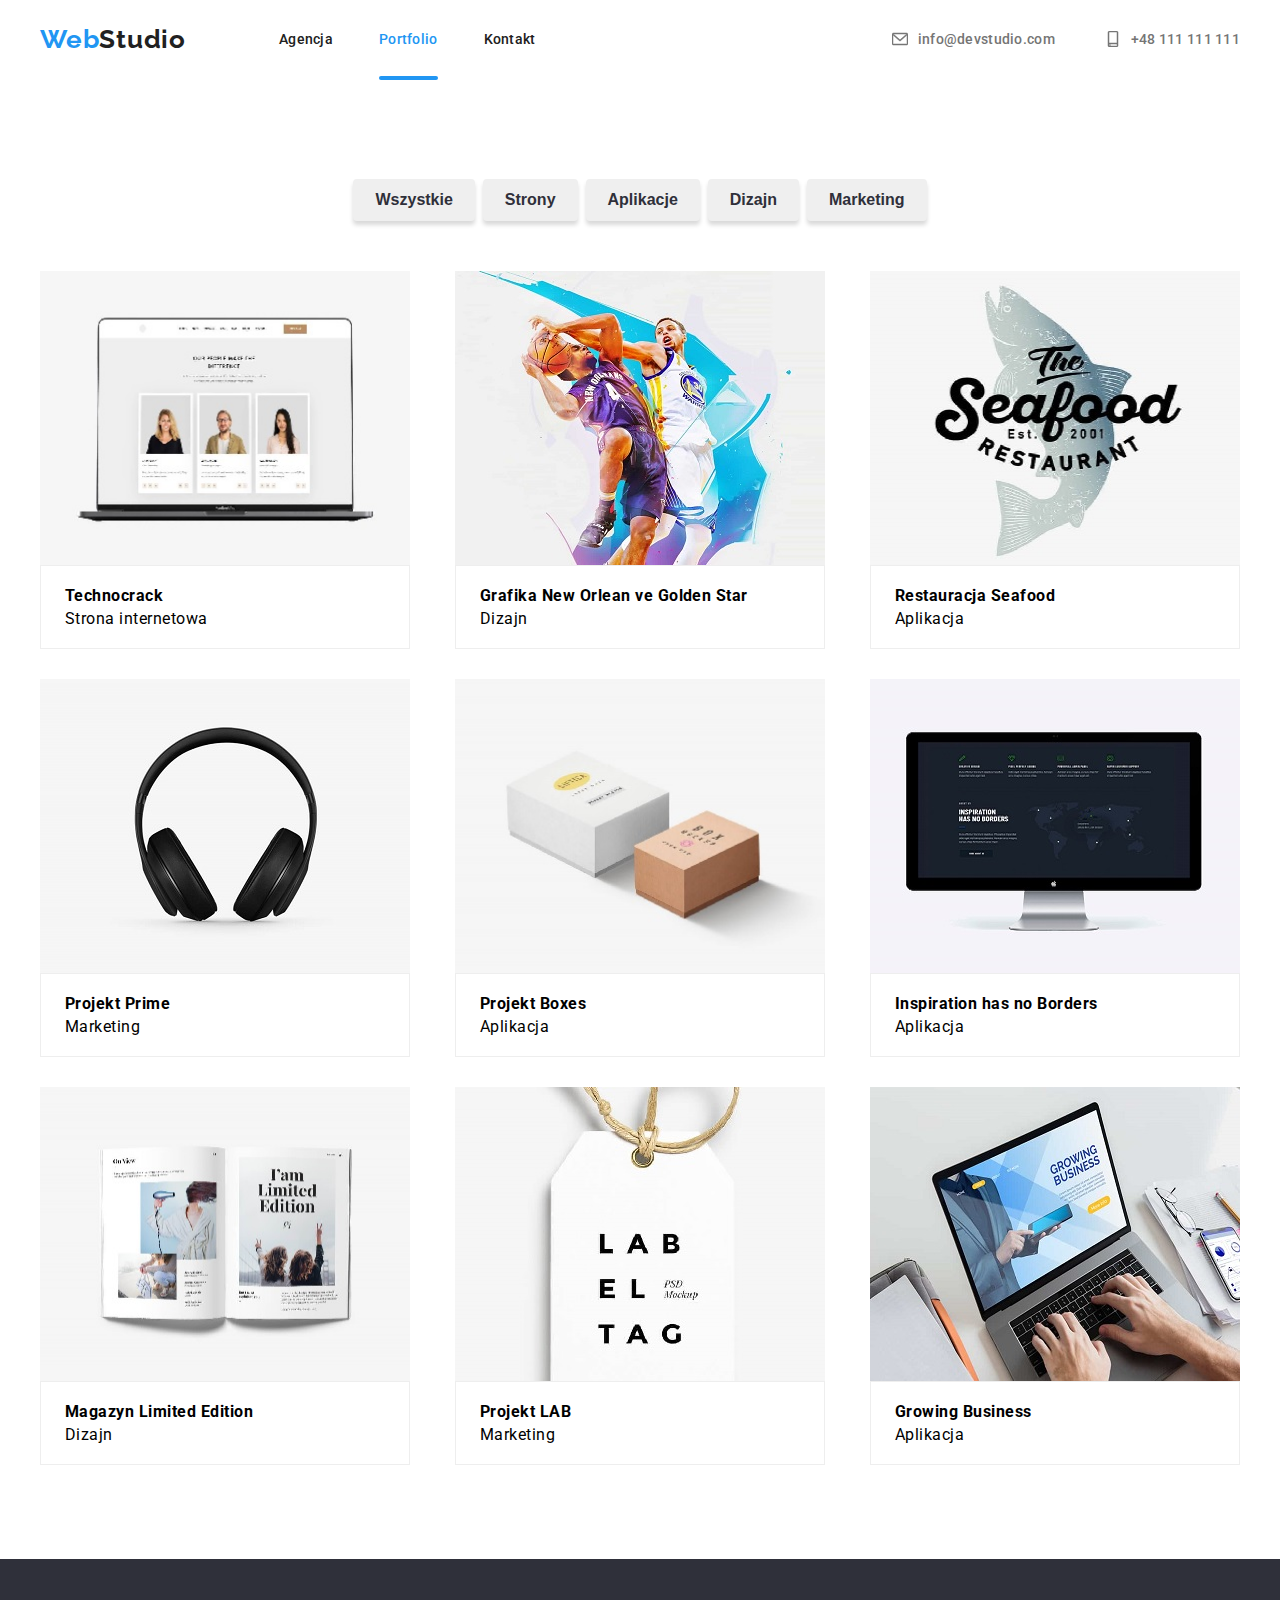
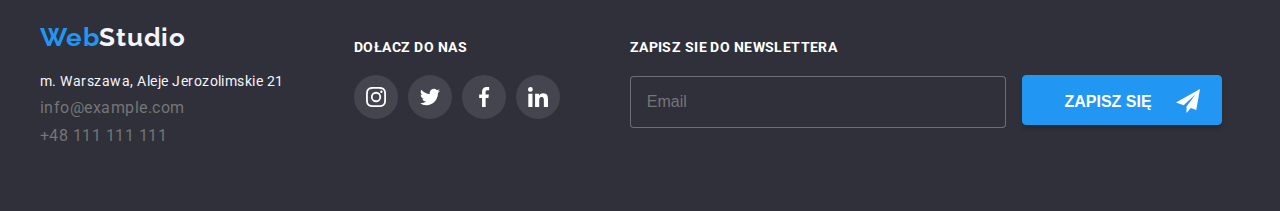
<file: portfolio.html>
<!DOCTYPE html>
<html lang="en">

<head>
  <meta charset="UTF-8" />
  <meta http-equiv="X-UA-Compatible" content="IE=edge" />
  <meta name="viewport" content="width=device-width, initial-scale=1.0" />
  <link rel="stylesheet" href="./css/styles.css" />
  <link rel="preconnect" href="https://fonts.googleapis.com" />
  <link rel="preconnect" href="https://fonts.gstatic.com" crossorigin />
  <link href="https://fonts.googleapis.com/css2?family=Raleway:wght@700&family=Roboto:wght@400;500;700;900&display=swap"
    rel="stylesheet" />
  <title>Portfolio</title>
</head>

<body>
  <header class="header">
    <div class="container">
      <nav class="header-nav">
        <a class="logo" href="./index.html">
          <span class="logo-accent">Web</span>Studio</a>
        <ul class="header-nav">
          <li><a class="header-nav-list" href="./index.html">Agencja </a></li>
          <li>
            <a class="header-nav-list active-link" href="./portfolio.html"> Portfolio </a>
          </li>
          <li><a class="header-nav-list" href="/kontakt"> Kontakt </a></li>
        </ul>
      </nav>
      <ul class="address">
        <li>
          <a class="address-mail" href="mailto:info@devstudio.com">
            <svg class="envelope-phone" width="16" height="16">
              <use href="./images/icons.svg#icon-envelope"></use>
            </svg>info@devstudio.com</a>
        </li>
        </a>
        </li>
        <li>
          <a class="address-tel" href="tel:+48111111111">
            <svg class="telephone-icon" width="16" height="16">
              <use href="./images/icons.svg#icon-smartphone"></use>
            </svg>+48 111 111 111</a>
        </li>
      </ul>
    </div>
  </header>

  <section>
    <div class="container">
      <ul class="button-list">
        <li>
          <button class="button-list-item" type="button">Wszystkie</button>
        </li>
        <li><button class="button-list-item" type="button">Strony</button></li>
        <li>
          <button class="button-list-item" type="button">Aplikacje</button>
        </li>
        <li><button class="button-list-item" type="button">Dizajn</button></li>
        <li>
          <button class="button-list-item" type="button">Marketing</button>
        </li>
      </ul>
    </div>
  </section>

  <section>
    <div class="container">
      <ul class="portfolio-list">
        <li class="portfolio-list-items">
          <div class="portfolio-list-box">
            <img class="portfolio-list-item" src="./images/portfolio1.jpg" alt="portfolio1" width="370" height="294" />
            <div class="text">
              <p class="text-box">
                Technocrack jest popularną platformą wykorzystywaną do rozpowszechniani koronawirusa. Firmy wykorzystują
                tę platformę do celów szpiegowskich i ataków na niezabezpieczone serwery konkurencji
              </p>
            </div>
          </div>
          <div class="portfolio-list-item-text">
            <p class="portfolio-list-item-description">Technocrack</p>
            <p class="portfolio-list-item-aplication">Strona internetowa</p>
          </div>
        </li>
        <li class="portfolio-list-items">
          <div class="portfolio-list-box">
            <img class="portfolio-list-item" src="./images/portfolio2.jpg" alt="portfolio2" width="370" height="294" />
            <div class="text">
              <p class="text-box">
                Technocrack jest popularną platformą wykorzystywaną do rozpowszechniani koronawirusa. Firmy wykorzystują
                tę platformę do celów szpiegowskich i ataków na niezabezpieczone serwery konkurencji
              </p>
            </div>
          </div>
          <div class="portfolio-list-item-text">
            <p class="portfolio-list-item-description">Grafika New Orlean ve Golden Star</p>
            <p class="portfolio-list-item-aplication">Dizajn</p>
          </div>
        </li>
        <li class="portfolio-list-items">
          <div class="portfolio-list-box">
            <img class="portfolio-list-item" src="./images/portfolio3.jpg" alt="portfolio3" width="370" height="294" />
            <div class="text">
              <p class="text-box">
                Technocrack jest popularną platformą wykorzystywaną do rozpowszechniani koronawirusa. Firmy wykorzystują
                tę platformę do celów szpiegowskich i ataków na niezabezpieczone serwery konkurencji
              </p>
            </div>
          </div>
          <div class="portfolio-list-item-text">
            <p class="portfolio-list-item-description">Restauracja Seafood</p>
            <p class="portfolio-list-item-aplication">Aplikacja</p>
          </div>
        </li>
        <li class="portfolio-list-items">
          <div class="portfolio-list-box">
            <img class="portfolio-list-item" src="./images/portfolio4.jpg" alt="portfolio4" width="370" height="294" />
            <div class="text">
              <p class="text-box">
                Technocrack jest popularną platformą wykorzystywaną do rozpowszechniani koronawirusa. Firmy wykorzystują
                tę platformę do celów szpiegowskich i ataków na niezabezpieczone serwery konkurencji
              </p>
            </div>
          </div>
          <div class="portfolio-list-item-text">
            <p class="portfolio-list-item-description">Projekt Prime</p>
            <p class="portfolio-list-item-aplication">Marketing</p>
          </div>
        </li>
        <li class="portfolio-list-items">
          <div class="portfolio-list-box">
            <img class="portfolio-list-item" src="./images/portfolio5.jpg" alt="portfoli05" width="370" height="294" />
            <div class="text">
              <p class="text-box">
                Technocrack jest popularną platformą wykorzystywaną do rozpowszechniani koronawirusa. Firmy wykorzystują
                tę platformę do celów szpiegowskich i ataków na niezabezpieczone serwery konkurencji
              </p>
            </div>
          </div>
          <div class="portfolio-list-item-text">
            <p class="portfolio-list-item-description">Projekt Boxes</p>
            <p class="portfolio-list-item-aplication">Aplikacja</p>
          </div>
        </li>
        <li class="portfolio-list-items">
          <div class="portfolio-list-box">
            <img class="portfolio-list-item" src="./images/portfolio6.jpg" alt="portfolio6" width="370" height="294" />
            <div class="text">
              <p class="text-box">
                Technocrack jest popularną platformą wykorzystywaną do rozpowszechniani koronawirusa. Firmy wykorzystują
                tę platformę do celów szpiegowskich i ataków na niezabezpieczone serwery konkurencji
              </p>
            </div>
          </div>
          <div class="portfolio-list-item-text">
            <p class="portfolio-list-item-description">Inspiration has no Borders</p>
            <p class="portfolio-list-item-aplication">Aplikacja</p>
          </div>
        </li>
        <li class="portfolio-list-items">
          <div class="portfolio-list-box">
            <img class="portfolio-list-item" src="./images/portfolio7.jpg" alt="portfolio7" width="370" height="294" />
            <div class="text">
              <p class="text-box">
                Technocrack jest popularną platformą wykorzystywaną do rozpowszechniani koronawirusa. Firmy wykorzystują
                tę platformę do celów szpiegowskich i ataków na niezabezpieczone serwery konkurencji
              </p>
            </div>
          </div>
          <div class="portfolio-list-item-text">
            <p class="portfolio-list-item-description"> Magazyn Limited Edition</p>
            <p class="portfolio-list-item-aplication">Dizajn</p>
          </div>
        </li>
        <li class="portfolio-list-items">
          <div class="portfolio-list-box">
            <img class="portfolio-list-item" src="./images/portfolio8.jpg" alt="portfolio8" width="370" height="294" />
            <div class="text">
              <p class="text-box">
                Technocrack jest popularną platformą wykorzystywaną do rozpowszechniani koronawirusa. Firmy wykorzystują
                tę platformę do celów szpiegowskich i ataków na niezabezpieczone serwery konkurencji
              </p>
            </div>
          </div>
          <div class="portfolio-list-item-text">
            <p class="portfolio-list-item-description">Projekt LAB</p>
            <p class="portfolio-list-item-aplication">Marketing</p>
          </div>
        </li>
        <li class="portfolio-list-items">
          <div class="portfolio-list-box">
            <img class="portfolio-list-item" src="./images/portfolio9.jpg" alt="portfolio9" width="370" height="294" />
            <div class="text">
              <p class="text-box">
                Technocrack jest popularną platformą wykorzystywaną do rozpowszechniani koronawirusa. Firmy wykorzystują
                tę platformę do celów szpiegowskich i ataków na niezabezpieczone serwery konkurencji
              </p>
            </div>
          </div>
          <div class="portfolio-list-item-text">
            <p class="portfolio-list-item-description">Growing Business</p>
            <p class="portfolio-list-item-aplication">Aplikacja</p>
          </div>
        </li>
      </ul>
    </div>
  </section>

  <footer class="footer">
    <div class="container">
      <div class="footer-block">
        <a class="footer-logo-accent" href="./index.html">
          <span class="logo-accent">Web</span><a class="logo-accent-studio" href="./index.html">Studio</a></a>
        <adress>
          <p class="footer-address">m. Warszawa, Aleje Jerozolimskie 21</p>

          <ul class="footer-address-element">
            <li class="footer-address-mail" href="mailto:info@example.com">info@example.com</li>
            <li class="footer-address-tel" href="tel:+4811111111">+48 111 111 111</li>
          </ul>
          </address>
      </div>
      <div class="team-list-icon-box">
        <p class="team-list-icon-title">DOŁACZ DO NAS</p>
        <ul class="team-list-icons">
          <a class="footer-list-icon">
            <svg width="20" height="20">
              <use href="./images/icons.svg#icon-instagram-2"></use>
            </svg>
          </a>
          <a class="footer-list-icon">
            <svg width="20" height="20">
              <use href="./images/icons.svg#icon-twitter-1"></use>
            </svg>
          </a><a class="footer-list-icon">
            <svg width="20" height="20">
              <use href="./images/icons.svg#icon-facebook-1"></use>
            </svg>
          </a><a class="footer-list-icon">
            <svg width="20" height="20">
              <use href="./images/icons.svg#icon-linkedin-1"></use>
            </svg>
          </a>
        </ul>
      </div>
      <div class="newsletter-box">
        <p class="newsletter">ZAPISZ SIE DO NEWSLETTERA</p>
        <form name="form-emial">
          <label>
            <input class="box-email" type="email" name="email" placeholder="Email" />
          </label>
          <button class="news-btn" type="button">ZAPISZ SIĘ
            <svg class="newsletter-icon" width="24" height="24">
              <use href="./images/icons.svg#icon-icon-send"></use>
            </svg></button>
      </div>
    </div>
    </div>
  </footer>
</body>

</html>
</file>
<file: css/styles.css>
/* MAIN STYLES */

:root {
  --font-weight-normal: 400;
  --font-weight-bold: 600;
  --font-weight-extra-bold: 700;

  --primary-color: #212121;
  --second-color: #757575;
  --accent-color: #2196f3;
  --dark-color: #2f303a;
  --light-color: #f5f4fa;
  --white-color: #ffffff;
  --border-color: #eeeeee;
  --border-second-color: #ececec;

  --main-font: "Roboto", sans-serif;
  --secondary-font: "Raleway", sans-serif;
}

body {
  font-family: "Roboto", "Raleway", sans-serif;
  letter-spacing: 0.03em;
  background-color: var(--white-background-color);
  color: var(--primary-text-color);
  width: 100%;
  ;
}

h1,
h2,
h3,
h4,
h5,
h6 {
  margin: 0;
  padding: 0;
}

* {
  margin: 0;
  padding: 0;
}

.container {
  width: 1200px;
  margin: 0 auto;
}

/* END MAIN STYLES */

/* HEADER */

.header .container {
  display: flex;
  align-items: center;
  padding: 24px 0;
}

.header-nav,
.address {
  display: flex;
  align-items: center;
}

.header-nav,
.address,
.button-list,
.portfolio-list,
.our-clients-list,
.team-list-icons,
.footer-address-element {
  list-style: none;
}

.header-nav-list,
.address-mail,
.address-tel,
.portfolio-list {
  text-decoration: none;
}

.header-nav-list {
  margin-right: 46px;
  justify-content: flex-start;
  align-items: center;
}

.header-nav-list {
  color: var(--primary-color);
  font-weight: 500;
  font-size: 14px;
  line-height: 1.143;
  letter-spacing: 0.02em;
}

.header-nav {
  font-weight: 500;
  font-size: 14px;
  line-height: 1.143;
  letter-spacing: 0.02em;
}

.header-nav-list:hover,
.header-nav-list:active,
.address-mail:hover,
.address-mail:active,
.address-tel:hover,
.address-tel:active {
  color: var(--accent-color);

  transition: color 250ms cubic-bezier(0.4, 0, 0.2, 1);
}


.address-mail:hover .envelope-phone,
.address-mail:active .envelope-phone,
.address-tel:hover .telephone-icon,
.address-tel:active .telephone-icon {
  color: var(--accent-color);
  fill: var(--accent-color);
  stroke: var(--accent-color);
}


.active-link {
  position: relative;
  color: var(--accent-color);
}

.active-link::after {
  position: absolute;
  content: "";
  display: block;
  top: 45px;
  width: 100%;
  height: 4px;
  background-color: var(--accent-color);
  border-radius: 2px;
  transition: 250ms cubic-bezier(0.4, 0, 0.2, 1);
}

.address-tel {
  margin-left: 50px;
}

.address {
  margin-left: auto;
  justify-content: flex-end;
}

.logo {
  font-style: var(--secondary-font);
  font-weight: 700;
  font-size: 26px;
  line-height: 1.192;
  letter-spacing: 0.03em;
  color: var(--primary-color);
  text-decoration: none;
  margin-right: 93px;
  font-family: var(--secondary-font);
}

.logo-accent {
  color: var(--accent-color);
}

.logo-accent-studio {
  color: var(--light-color);
  font-size: 26px;
  font-weight: 700;
  letter-spacing: 0.03em;
  text-decoration: none;
  font-family: var(--secondary-font);
}

.envelope-phone {
  width: 16;
  height: 12;
  fill: var(--second-color);
  stroke: var(--second-color);
  padding-right: 10px;
}

.envelope-phone:hover,
.envelope-phone:active,
.telephone-icon:hover,
.telephone-icon:active {
  fill: var(--accent-color);
  stroke: var(--accent-color);

  transition: fill 250ms cubic-bezier(0.4, 0, 0.2, 1);
  transition: stroke 250ms cubic-bezier(0.4, 0, 0.2, 1);
}

/* END HEADER */

.hero {
  background: var(--dark-color);
  width: 100%;
  background-image: linear-gradient(0deg,
      rgba(47, 48, 58, 0.4) 0%,
      rgba(47, 48, 58, 0.4) 100%),
    url(../images/team.jpg);
}

.hero .container {
  padding-bottom: 200px;
}

.hero-h1 {
  color: var(--white-color);
  font-weight: var(--font-weight-extra-bold);
  font-weight: 900;
  font-size: 44px;
  display: flex;
  justify-content: center;
  line-height: 1.36;
  padding-top: 200px;
  align-items: center;
  text-align: center;
  margin: auto;
  padding: 200px 252px 0;
}

.hero-h1-button {
  color: var(--white-color);
  background-color: var(--accent-color);
  font-weight: var(--font-weight-bold);
  padding: 10px 41px;
  border: 0;
  border-radius: 4px;
  box-shadow: 0px 4px 4px rgba(0, 0, 0, 0.15);
  font-size: 16px;
  cursor: pointer;
  display: block;
  text-align: center;
  margin: 30px auto auto;
  width: 200px;
  height: 50px;
}

.advantages-list-icon {
  display: flex;
  width: 270px;
  height: 120px;
  background-color: #f5f4fa;
  border-radius: 4px;
  align-items: center;
  justify-content: center;
  margin-bottom: 30px;
}

.advantages-list {
  list-style: none;
  display: flex;
  justify-content: center;
  align-items: center;
  font-size: 14px;
}

.advantages-list-item-header {
  font-weight: 700;
  font-style: var(--main-font)
}

.advanteges-list-item-description {
  line-height: 1.71;
  color: var(--second-color);
}

.section {
  padding: 94px 0 0;
}

.team {
  padding-top: 94px;
  padding-bottom: 50px;
}

.team-section {
  background-color: var(--light-color)
}

.services-box {
  padding-bottom: 50px;
}

.services-box,
.team {
  font-size: 36px;
  text-align: center;
  font-weight: 700;
}

.services-box-list {
  list-style: none;
  display: flex;
  justify-content: space-between;
}

.services-box-item {
  padding: 0;
  gap: 15px;
  position: relative;
  overflow: hidden;
}

.team-list {
  list-style: none;
  display: flex;
  justify-content: center;
  padding-bottom: 94px;
}

.button-list {
  display: flex;
  justify-content: center;
  margin-top: 100px;
}

.team-list-person-name {
  font-weight: 500;
  margin-top: 30px;
  margin-bottom: 10px;
}


.team-list-person-position {
  margin-bottom: 30px;
  color: var(--second-color)
}

.team-list-person {
  margin: 15px;
  box-shadow: 0px 1px 3px rgba(0, 0, 0, 0.12), 0px 1px 1px rgba(0, 0, 0, 0.14), 0px 2px 1px rgba(0, 0, 0, 0.2);
  border-radius: 0px 0px 4px 4px;
  background-color: var(--white-color);
}

.portfolio-list {
  display: flex;
  justify-content: space-between;
  flex-wrap: wrap;
  gap: 30px;
  margin-top: 50px;
  margin-bottom: 94px;
}

.portfolio-list-item {
  display: block;
}

.button-list-item {
  color: var(--dark-color);
  font-weight: var(--font-weight-bold);
  font-size: 16px;
  padding: 12px 22px;
  margin-left: 4px;
  margin-right: 4px;
  border: 0;
  border-radius: 4px;
  box-shadow: 0px 4px 4px rgba(0, 0, 0, 0.15);
  font-weight: 700;
  cursor: pointer;

}

.portfolio-list-item-text {
  border-color: var(--border-color);
  border-width: 1px;
  border-style: solid;
  box-sizing: border-box;
}

.button-list-item:hover,
.button-list-item:active {
  color: var(--light-color);
  background-color: var(--accent-color);

  transition: color 250ms cubic-bezier(0.4, 0, 0.2, 1);
  transition: background-color 250ms cubic-bezier(0.4, 0, 0.2, 1);
}



.team-list-person {
  font-size: 16px;
  text-align: center;
}

.footer-logo {
  font-size: 36px;
}

.footer-address {
  font-size: 14px;
  color: var(--light-color);
  margin-top: 20px;
  margin-bottom: 9px;
}

.portfolio-list-item-description {
  font-weight: 700;
  margin-top: 20px;
}

.portfolio-list-item-aplication {
  margin-top: 4px;
  margin-bottom: 20px;
}

.portfolio-list-item-description,
.portfolio-list-item-aplication {
  margin-left: 24px;
}

.footer .container {
  padding: 60px 15px;
}

.footer {
  background-color: var(--dark-color);
  width: 100%;
  height: 252px;
}

.footer-logo-accent {
  font-family: var(--secondary-font);
  font-weight: 700;
  font-size: 26px;
  line-height: 1.192;
  letter-spacing: 0.03em;
  text-decoration: none;
  font-family: var(--secondary-font);
}

.footer-address-mail {
  text-decoration: none;
  color: var(--second-color);
}

.footer-address-tel {
  text-decoration: none;
  color: var(--second-color);
  margin-top: 9px;
}

.telephone-icon {
  width: 16;
  height: 12;
  fill: var(--second-color);
  stroke: var(--second-color);
  padding-right: 10px;
}

.address-mail,
.address-tel {
  font-style: normal;
  font-weight: 500;
  font-size: 14px;
  line-height: 1.143;
  letter-spacing: 0.02em;
  color: var(--second-color);
  text-decoration: none;
  display: flex;
  align-items: center;
  fill: var(--second-color);
}

.advantages-list-item {
  display: flex;
  width: 270px;
  height: 120px;
  background-color: #f5f4fa;
  border-radius: 4px;
  align-items: center;
  justify-content: center;
  margin-bottom: 30px;
  color: red;
}

.our-client {
  display: flex;
  justify-content: center;
  align-items: center;
  font-size: 36px;
  font-weight: 700;
  font-style: var(--main-font);
}

.our-clients-list {
  display: flex;
  list-style: none;
  align-items: center;
  gap: 30px;
  padding: 50px 0 94px 0;
}

.our-clients-icon {
  display: flex;
  width: 170px;
  height: 92px;
  box-sizing: border-box;
  border: 1px solid #afb1b8;
  border-radius: 4px;
  justify-content: center;
  align-items: center;
  fill: #afb1b8;
  cursor: pointer;
}

.our-clients-icon-svg {
  min-width: 40px;
  min-height: 40px;
}

.team-list-icon {
  display: flex;
  width: 44px;
  height: 44px;
  justify-content: center;
  align-items: center;
  gap: 10px;
  border-radius: 50%;
  fill: #afb1b8;
  cursor: pointer;
}

.team-list-icons {
  display: flex;
  justify-content: center;
  gap: 10px;
  padding-bottom: 30px;
}

.team-list-icon:hover,
.team-list-icon:focus {
  fill: var(--white-color);
  background-color: var(--accent-color);

  transition: background-color 250ms cubic-bezier(0.4, 0, 0.2, 1);
}

.our-clients-icons {
  padding: 50px 0 0;
}

.team-list-icon-title {
  font-style: var(--main-font);
  font-weight: 700;
  font-size: 14px;
  color: var(--white-color);
  padding-bottom: 20px;
}

.footer .container {
  padding: 60px 15px 0 15px;
  display: flex;
  width: 1200px;
  align-items: center;
  margin: auto;
}

.team-list-icon-box {
  margin-left: 70px;
  margin-top: 20px;
}

.footer-list-icon:hover,
.footer-list-icon:focus {
  fill: var(--white-color);
  background-color: var(--accent-color);

  transition: background-color 250ms cubic-bezier(0.4, 0, 0.2, 1);
}

.footer-list-icon {
  display: flex;
  width: 44px;
  height: 44px;
  border-radius: 50%;
  align-items: center;
  justify-content: center;
  fill: var(--white-color);
  background-color: rgba(255, 255, 255, 0.1);
}

.our-clients-icon:hover,
.our-clients-icon:active,
.our-clients-icon-svg:hover,
.our-clients-icon-svg:active {
  fill: var(--accent-color);
  border-color: var(--accent-color);

  transition: border-color 250ms cubic-bezier(0.4, 0, 0.2, 1);
  transition: fill 250ms cubic-bezier(0.4, 0, 0.2, 1);
}

.services-box-item>.box {
  position: absolute;
  left: 0;
  bottom: 3px;
  text-align: center;
  display: flex;
  justify-content: center;
  align-items: center;
  width: 100%;
  height: 70px;

  font-size: 14px;
  font-weight: 700;
  background-color: rgba(47, 48, 58, 0.8);
  color: var(--light-color);
}

.portfolio-list-box {
  position: relative;
  overflow: hidden;
}

.portfolio-list-items:hover .text,
.portfolio-list-items:focus .text {
  transform: translateY(-100%);
  transition: 250ms cubic-bezier(0.4, 0, 0.2, 1);
}

.text {
  position: absolute;
  width: 370px;
  height: 294px;
  margin-left: auto;
  margin-right: auto;
  overflow: hidden;
  transform: translateY(0);
  transition: 250ms cubic-bezier(0.4, 0, 0.2, 1);
  background-color: rgba(33, 150, 243, 0.9);
  cursor: pointer;
}

.text-box {
  position: absolute;
  color: var(--white-color);
  font-size: 18px;
  line-height: 1.56;
  letter-spacing: 0.03em;
  padding: 49px 45px 49px 24px;
  margin: 0;
  transition: transform 250ms cubic-bezier(0.4, 0, 0.2, 1);
}

.portfolio-list-items:hover,
.portfolio-list-items:focus {
  box-shadow: 0px 1px 1px rgba(0, 0, 0, 0.12),
    0px 4px 4px rgba(0, 0, 0, 0.06), 0px 1px 1px rgba(0, 0, 0, 0.12);
  transition: 250ms cubic-bezier(0.4, 0, 0.2, 1);
}


/* OKNO MODALNE */

.backdrop {
  position: fixed;
  left: 0;
  top: 0;
  width: 100%;
  height: 100%;
  background-color: rgba(0, 0, 0, 0.2);
}

.modal {
  position: absolute;
  top: 50%;
  left: 50%;
  transform: translate(-50%, -50%);
  width: 448px;
  min-height: 480px;
  background-color: #fff;
  border-radius: 4px;
  padding: 40px;
}

.close-btn {
  position: absolute;
  top: 10px;
  right: 10px;
  width: 30px;
  height: 30px;
  background-color: #fff;
  border: 1px solid rgba(0, 0, 0, 0.1);
  border-radius: 50%;
  cursor: pointer;
}

.close-btn svg {
  position: relative;
  top: 2px;

}

.is-hidden {
  opacity: 0;
  visibility: hidden;
  pointer-events: none;
}

.newsletter-box {
  margin-left: 70px;
}

.newsletter {
  font-weight: 700;
  color: var(--white-color);
  font-size: 14px;
  line-height: 16px;
  letter-spacing: 0.03em;
  padding-bottom: 20px;
}

.newsletter-contact {
  display: block;
  align-items: flex-end;
}

.box-email {
  width: 358px;
  height: 50px;
  border-radius: 4px;
  background-color: var(--dark-color);
  border: 1px solid rgba(255, 255, 255, 0.3);
  color: var(--light-color);
  font-size: 16px;
  padding-left: 16px;
  cursor: text;
}

.news-btn {
  width: 200px;
  height: 50px;
  color: var(--white-color);
  background-color: var(--accent-color);
  font-weight: 700;
  font-size: 16px;
  line-height: 30px;
  border-radius: 4px;
  border: 1px solid rgba(33, 150, 243, 1);
  margin-left: 12px;
  box-shadow: 0px 4px 4px rgba(0, 0, 0, 0.15);
  cursor: pointer;
}

.newsletter-icon {
  color: var(--white-color);
  fill: var(--white-color);
  position: relative;
  left: 20px;
  top: 6px;
}

.modal-header {
  font-weight: 700;
  font-size: 20px;
  text-align: center;
  color: var(--primary-color);
}

.fieldset {
  display: flex;
  align-items: center;
  margin-top: 4px;
  box-sizing: border-box;
  border-radius: 4px;
  fill: var(--main-color);
}

.fieldset-comment {
  width: 448px;
  min-height: 120px;
  border-radius: 4px;
  margin-top: 4px;
  display: flex;
  position: relative;
  border: 1px solid rgba(33, 33, 33, 0.2);
}

.label {
  margin-top: 10px;
  font-size: 12px;
  line-height: 1.167;
  letter-spacing: 0.01em;
  color: rgba(117, 117, 117, 1);
}

.label-icon {
  display: flex;
  width: 18px;
  height: 18px;
  padding: 12px;
}

.label {
  font-weight: 400;
  font-size: 12px;
  line-height: 14px;
  letter-spacing: 0.01em;
}

.fieldset input {
  border: 1px solid rgba(33, 33, 33, 0.2);
  border-radius: 4px;
  background-color: transparent;
  width: 406px;
  position: absolute;
  height: 40px;
  padding-left: 42px;
}

.input-comment {
  border: 0;
  background-color: transparent;
  min-width: 432px;
  max-width: 432px;
  position: absolute;
  min-height: 108px;
  max-height: 108px;
  top: 0px;
  left: 0px;
  padding-top: 12px;
  padding-left: 16px;
  font-family: var(--main-font);
  font-weight: 400;
  font-size: 12px;
}

.label-checkbox {
  display: flex;
  justify-content: center;
  margin-top: 10px;
  font-size: 14px;
}

.modal-btn {
  width: 200px;
  height: 50px;
  border-radius: 4px;
  padding: 12px;
  margin-top: 30px;
  color: var(--white-color);
  background-color: var(--accent-color);
  border: 1px solid rgba(255, 255, 255, 0.3);
  font-size: 16px;
  display: block;
  text-align: center;
  cursor: pointer;
}

.modal-button {
  display: flex;
  justify-content: center;
}

.checkbox-legal {
  margin: 0 4px;
}

.checkbox-title {
  margin-right: 4px;
}

.checkbox-window {
  color: var(--second-color);
  font-size: 14px;
  margin-right: 4px;
}

.checkbox-svg {
  position: absolute;
  width: 16px;
  height: 15px;
  border-radius: 2px;
}

.input:focus,
.label textarea:hover,
.label textarea:focus,
.fieldset input:focus+svg,
.fieldset-comment:hover,
.fieldset-comment:focus-within {
  fill: var(--accent-color);
  border-color: var(--accent-color);
}

.fieldset input:focus-visible,
.fieldset-comment textarea:focus-visible {
  outline: none;
}

.label-checkbox:checked {
  display: block;
  opacity: 1;
}

.input-comment::placeholder {
  color: rgba(117, 117, 117, 0.5);
  font-size: 12px;
  font-weight: 400;
  line-height: 14.06px;
}

.label-checkbox input:checked~.checkbox-window .checkbox-svg {
  display: block;
  opacity: 1;
  position: absolute;
  left: 54px;
}

.checkbox-svg {
  display: none;
  opacity: 0;
  fill: var(--accent-color);
}
</file>
